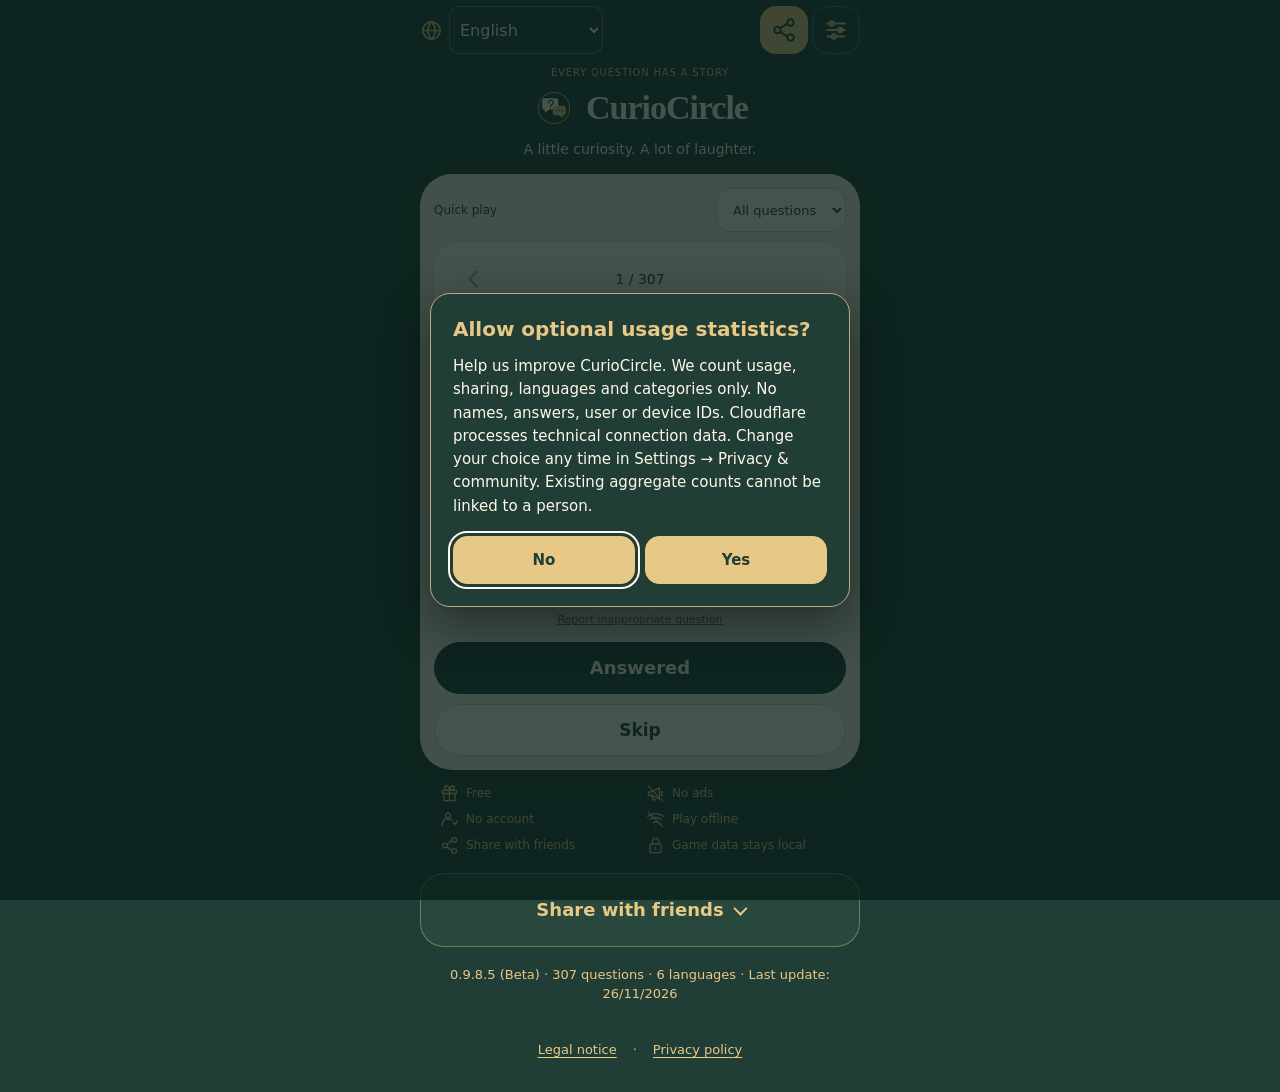
<file: index.html>
<!doctype html>
<html lang="en-GB"><head><meta charset="utf-8"><meta name="curiocircle-version" content="0.9.8.5 (Beta)"><!-- const APP_VERSION="0.9.8.5 (Beta)"; --><meta http-equiv="Content-Security-Policy" content="default-src 'self'; script-src 'self'; style-src 'self' 'unsafe-inline'; img-src 'self' data: blob:; connect-src 'self' https://curiocircle-api.marc-senges-vlc.workers.dev; object-src 'none'; base-uri 'self'; form-action 'self'; worker-src 'self'"><meta name="viewport" content="width=device-width,initial-scale=1,viewport-fit=cover"><meta name="theme-color" content="#203d36"><link rel="manifest" href="./manifest.webmanifest"><link rel="icon" href="./icon.svg"><title>CurioCircle</title><link rel="stylesheet" href="./app.css?v=0985"><link rel="stylesheet" href="./design.css?v=09841"><link rel="apple-touch-icon" href="./icon-192.png"></head>
<body><main><nav id="smartHeader" class="smart"><div class="languageControl"><svg aria-hidden="true" viewBox="0 0 24 24"><circle cx="12" cy="12" r="9"/><path d="M3 12h18M12 3c-5 5-5 13 0 18M12 3c5 5 5 13 0 18"/></svg><select id="lang" aria-label="Language"><option value="en" lang="en-GB">English</option><option value="de" lang="de-DE">Deutsch</option><option value="es" lang="es-ES">Español</option><option value="fr" lang="fr-FR">Français</option><option value="pt" lang="pt-BR">Português (BR)</option><option value="it" lang="it-IT">Italiano</option></select></div><div class="navIcons"><button id="shareJump" class="iconButton" type="button"><svg viewBox="0 0 24 24" aria-hidden="true"><circle cx="18" cy="5" r="3"/><circle cx="6" cy="12" r="3"/><circle cx="18" cy="19" r="3"/><path d="m9 10 6-4M9 14l6 4"/></svg></button><button id="settingsJump" class="iconButton" type="button"><svg viewBox="0 0 24 24" aria-hidden="true"><path d="M4 6h16M4 12h16M4 18h16"/><circle cx="8" cy="6" r="2"/><circle cx="16" cy="12" r="2"/><circle cx="10" cy="18" r="2"/></svg></button></div></nav><header><small id="brandStory">EVERY QUESTION HAS A STORY</small><div class="brand"><img src="./icon.svg" alt=""><h1>CurioCircle</h1></div><p id="brandTagline">A little curiosity. A lot of laughter.</p></header><details class="settings"><summary id="settingsTitle"></summary><p id="settingsIntro"></p><div id="extrasPanel"><span id="extrasTitle" hidden></span><details id="playGroup" class="settingsModule" name="cc-settings"><summary><span class="moduleIcon"><svg viewBox="0 0 24 24" aria-hidden="true"><rect x='3' y='6' width='18' height='12' rx='4'/><path d='M7 9v6M4 12h6M16 11h.01M19 13h.01'/></svg></span><span class="moduleCopy"><strong id="playModuleTitle"></strong><small id="playModuleDesc"></small></span><span class="moduleChevron" aria-hidden="true">⌄</span></summary><div class="moduleBody"><h3 class="srOnly" id="playHeading"></h3><label for="mode" id="modeLabel"></label><select id="mode"></select><div id="playerSetup" hidden><label for="players" id="playersLabel"></label><input id="players" maxlength="240"><button id="applyPlayers" type="button" class="secondary"></button></div><fieldset id="categoryFilter"><legend id="categoryLabel"></legend><label class="categoryChoice categoryMaster"><input type="checkbox" id="allCategories"><span id="allCategoriesLabel"></span></label><div id="categoryChoices"></div><button id="applyCategories" type="button" class="secondary"></button></fieldset><label><input type="checkbox" id="awake"> <span id="awakeLabel"></span></label><p id="instructions"></p><button id="restart" class="secondary" type="button"></button></div></details><details id="questionsGroup" class="settingsModule" name="cc-settings"><summary><span class="moduleIcon"><svg viewBox="0 0 24 24" aria-hidden="true"><path d='M20 8c0-5-6-6-8-2-2-4-8-3-8 2 0 4 8 10 8 10s8-6 8-10Z'/></svg></span><span class="moduleCopy"><strong id="questionsModuleTitle"></strong><small id="questionsModuleDesc"></small></span><span class="moduleChevron" aria-hidden="true">⌄</span></summary><div class="moduleBody"><h3 class="srOnly" id="questionHeading"></h3><details class="optionGroup" id="favPanel"><summary id="favTitle"></summary><div id="favList"></div><p id="favStatus" role="status"></p></details><details class="optionGroup"><summary id="customTitle"></summary><p id="customHint"></p><div id="customFields"></div><button id="addCustom" type="button"></button></details></div></details><details id="achievementGroup" class="settingsModule" name="cc-settings"><summary><span class="moduleIcon"><svg viewBox="0 0 24 24" aria-hidden="true"><path d='M8 3h8v7a4 4 0 0 1-8 0V3ZM8 5H4v2a4 4 0 0 0 4 4M16 5h4v2a4 4 0 0 1-4 4M12 14v5M8 21h8'/></svg></span><span class="moduleCopy"><strong id="achievementModuleTitle"></strong><small id="achievementModuleDesc"></small></span><span class="moduleChevron" aria-hidden="true">⌄</span></summary><div class="moduleBody"><section id="achievementPanel"><h3 id="achievementTitle"></h3><p id="achievementHint"></p><div id="achievementOverview"></div><div class="achievementOverall"><p id="achievementOverallLabel"></p><progress id="achievementOverallProgress"></progress></div><div id="achievementGroups"></div><label class="achievementChoice"><input type="checkbox" id="achievementEffects"><span id="achievementEffectsLabel"></span></label></section></div></details><details id="appGroup" class="settingsModule" name="cc-settings"><summary><span class="moduleIcon"><svg viewBox="0 0 24 24" aria-hidden="true"><circle cx='12' cy='12' r='3'/><path d='M12 2v4M12 18v4M2 12h4M18 12h4M5 5l3 3M16 16l3 3M5 19l3-3M16 8l3-3'/></svg></span><span class="moduleCopy"><strong id="appModuleTitle"></strong><small id="appModuleDesc"></small></span><span class="moduleChevron" aria-hidden="true">⌄</span></summary><div class="moduleBody"><h3 class="srOnly" id="dataHeading"></h3><label for="settingsLang" id="settingsLangLabel"></label><select id="settingsLang"><option value="en" lang="en-GB">English</option><option value="de" lang="de-DE">Deutsch</option><option value="es" lang="es-ES">Español</option><option value="fr" lang="fr-FR">Français</option><option value="pt" lang="pt-BR">Português (BR)</option><option value="it" lang="it-IT">Italiano</option></select><div class="appUpdateActions"><button id="update" class="secondary" type="button"></button><button id="appUpdate" class="secondary" hidden></button><div id="updateStatus" role="status"></div></div><details class="optionGroup"><summary id="dataTitle"></summary><div class="backupActions"><button id="exportData" type="button"></button><button id="importData" type="button"></button></div><input id="importFile" type="file" accept="application/json" hidden><button id="resetData" class="secondary" type="button"></button></details></div></details><details id="privacyGroup" class="settingsModule" name="cc-settings"><summary><span class="moduleIcon"><svg viewBox="0 0 24 24" aria-hidden="true"><path d='m12 3 8 3v6c0 4-4 7-8 9-4-2-8-5-8-9V6l8-3Z'/><path d='m8 12 3 3 5-6'/></svg></span><span class="moduleCopy"><strong id="privacyModuleTitle"></strong><small id="privacyModuleDesc"></small></span><span class="moduleChevron" aria-hidden="true">⌄</span></summary><div class="moduleBody"><details id="privacyPanel" class="optionGroup"><summary id="privacyTitle"></summary><p id="privacyText"></p><p id="communityPrivacy"></p></details><section id="usagePanel" aria-labelledby="usageTitle"><h3 id="usageTitle"></h3><p id="usageHint"></p><label class="usageChoice"><input type="checkbox" id="usageConsent"><span id="usageConsentLabel"></span></label></section><div id="communitySettings" hidden></div><details class="optionGroup" id="betaFeedbackPanel"><summary id="feedbackTitle"></summary><label class="srOnly" for="feedbackText" id="feedbackLabel"></label><textarea id="feedbackText" rows="3" maxlength="1000" aria-describedby="feedbackHint"></textarea><p id="feedbackHint" class="cc-community-note"></p><button id="feedbackCopy" type="button"></button><p id="feedbackStatus" role="status"></p></details><button id="reportFromSettings" class="secondary" type="button"></button><p id="contactHint"></p></div></details></div><p id="extraStatus" role="status"></p></details><div class="gameSurface"><div class="top modeRow"><span id="currentMode"></span><select id="filter"></select></div><div id="activeFilters" hidden><span id="activeFilterText"></span><button id="clearFilters" class="secondary" type="button"></button></div><div id="turn" aria-live="polite"></div><section class="card"><div class="top"><button id="back" class="iconButton" type="button"><svg viewBox="0 0 24 24" aria-hidden="true"><path d="m14 5-7 7 7 7"/></svg></button><span id="progress"></span><span class="cardTopBalance" aria-hidden="true"></span></div><div id="categoryTag"></div><div class="question" id="question" aria-live="polite"></div><div id="count"></div></section><div class="cardTools"><button id="heart" aria-label="Favourite" aria-pressed="false">♡</button><div id="communityRating" hidden></div></div><div class="reportRow"><button id="reportQuestion" type="button"></button><p id="reportStatus" role="status"></p></div><div class="actions"><button id="answer"></button><button class="secondary" id="skip"></button><button id="roundRestart" type="button" hidden></button><button id="emptyReset" class="secondary" type="button" hidden></button></div></div><div id="benefits" role="list"><div class="benefit" role="listitem"><svg aria-hidden="true" focusable="false" viewBox="0 0 24 24"><rect x="3" y="8" width="18" height="4" rx="1"/><path d="M5 12v9h14v-9M12 8v13M12 8C8 8 6 7 6 5a2.5 2.5 0 0 1 5 0l1 3ZM12 8c4 0 6-1 6-3a2.5 2.5 0 0 0-5 0l-1 3Z"/></svg><span id="benefit0"></span></div><div class="benefit" role="listitem"><svg aria-hidden="true" focusable="false" viewBox="0 0 24 24"><path d="M3 10v4h4l10 5V5L7 10H3ZM7 14l2 6h3M20 9v6M3 3l18 18"/></svg><span id="benefit1"></span></div><div class="benefit" role="listitem"><svg aria-hidden="true" focusable="false" viewBox="0 0 24 24"><circle cx="10" cy="7" r="3"/><path d="M3 20v-2a7 7 0 0 1 12-5M17 16l2 2 3-4"/></svg><span id="benefit2"></span></div><div class="benefit" role="listitem"><svg aria-hidden="true" focusable="false" viewBox="0 0 24 24"><path d="M2 8a16 16 0 0 1 20 0M5 12a11 11 0 0 1 14 0M9 16a5 5 0 0 1 6 0M12 20h.01M3 3l18 18"/></svg><span id="benefit3"></span></div><div class="benefit" role="listitem"><svg aria-hidden="true" focusable="false" viewBox="0 0 24 24"><circle cx="18" cy="5" r="3"/><circle cx="6" cy="12" r="3"/><circle cx="18" cy="19" r="3"/><path d="m9 10 6-4M9 14l6 4"/></svg><span id="benefit4"></span></div><div class="benefit" role="listitem"><svg aria-hidden="true" focusable="false" viewBox="0 0 24 24"><rect x="5" y="10" width="14" height="11" rx="2"/><path d="M8 10V7a4 4 0 0 1 8 0v3M12 14v3"/></svg><span id="benefit5"></span></div></div><details id="sharePanel" class="sharePanel"><summary id="shareTitle"></summary><h2 id="shareHeadline"></h2><p id="shareIntro"></p><div class="qrCard"><img id="qrImage" src="./qr.svg" alt="QR code"><strong id="qrHeadline"></strong><a href="./qr.svg" download="CurioCircle-QR.svg" id="saveQR"></a></div><div class="actions shareActions"><button id="nativeShare"></button><button id="whatsapp"></button><button id="copyLink"></button><button id="shareQuestion" class="secondary"></button><button id="install" class="secondary"></button></div><div class="shareMilestone"><strong id="shareGoalTitle"></strong><p id="shareGoalText"></p><progress id="shareGoalProgress" max="10"></progress></div><p id="shareBenefits"></p><p id="installHelp"></p><p id="shareStatus" role="status"></p></details><footer class="note"><span id="catalogueInfo"></span><span id="offlineStatus" role="status"></span><span id="legalLinks" class="legalLinks"><a id="legalImprint" href="./legal.html#en-imprint">Legal notice</a><span aria-hidden="true">·</span><a id="legalPrivacy" href="./legal.html#en-privacy">Privacy policy</a></span></footer></main><div id="achievementNotice" role="status" aria-live="polite" hidden></div>
<dialog id="appDialog" aria-labelledby="dialogTitle" aria-describedby="dialogMessage"><h2 id="dialogTitle">CurioCircle</h2><p id="dialogMessage"></p><textarea id="dialogCopy" readonly rows="3" hidden></textarea><div class="dialogActions"><button id="dialogCancel" type="button" class="secondary"></button><button id="dialogOK" type="button"></button></div></dialog><script src="./design.js?v=0984"></script><script src="./achievements.js"></script><script src="./usage.js?v=0984"></script><script src="./diversity.js"></script><script src="./mix.js"></script><script src="./localisation.js"></script><script src="./storage.js?v=0985"></script><script src="./backend/community-client.js?v=0985"></script>
<script src="./app.js?v=0985"></script></body></html>
</file>
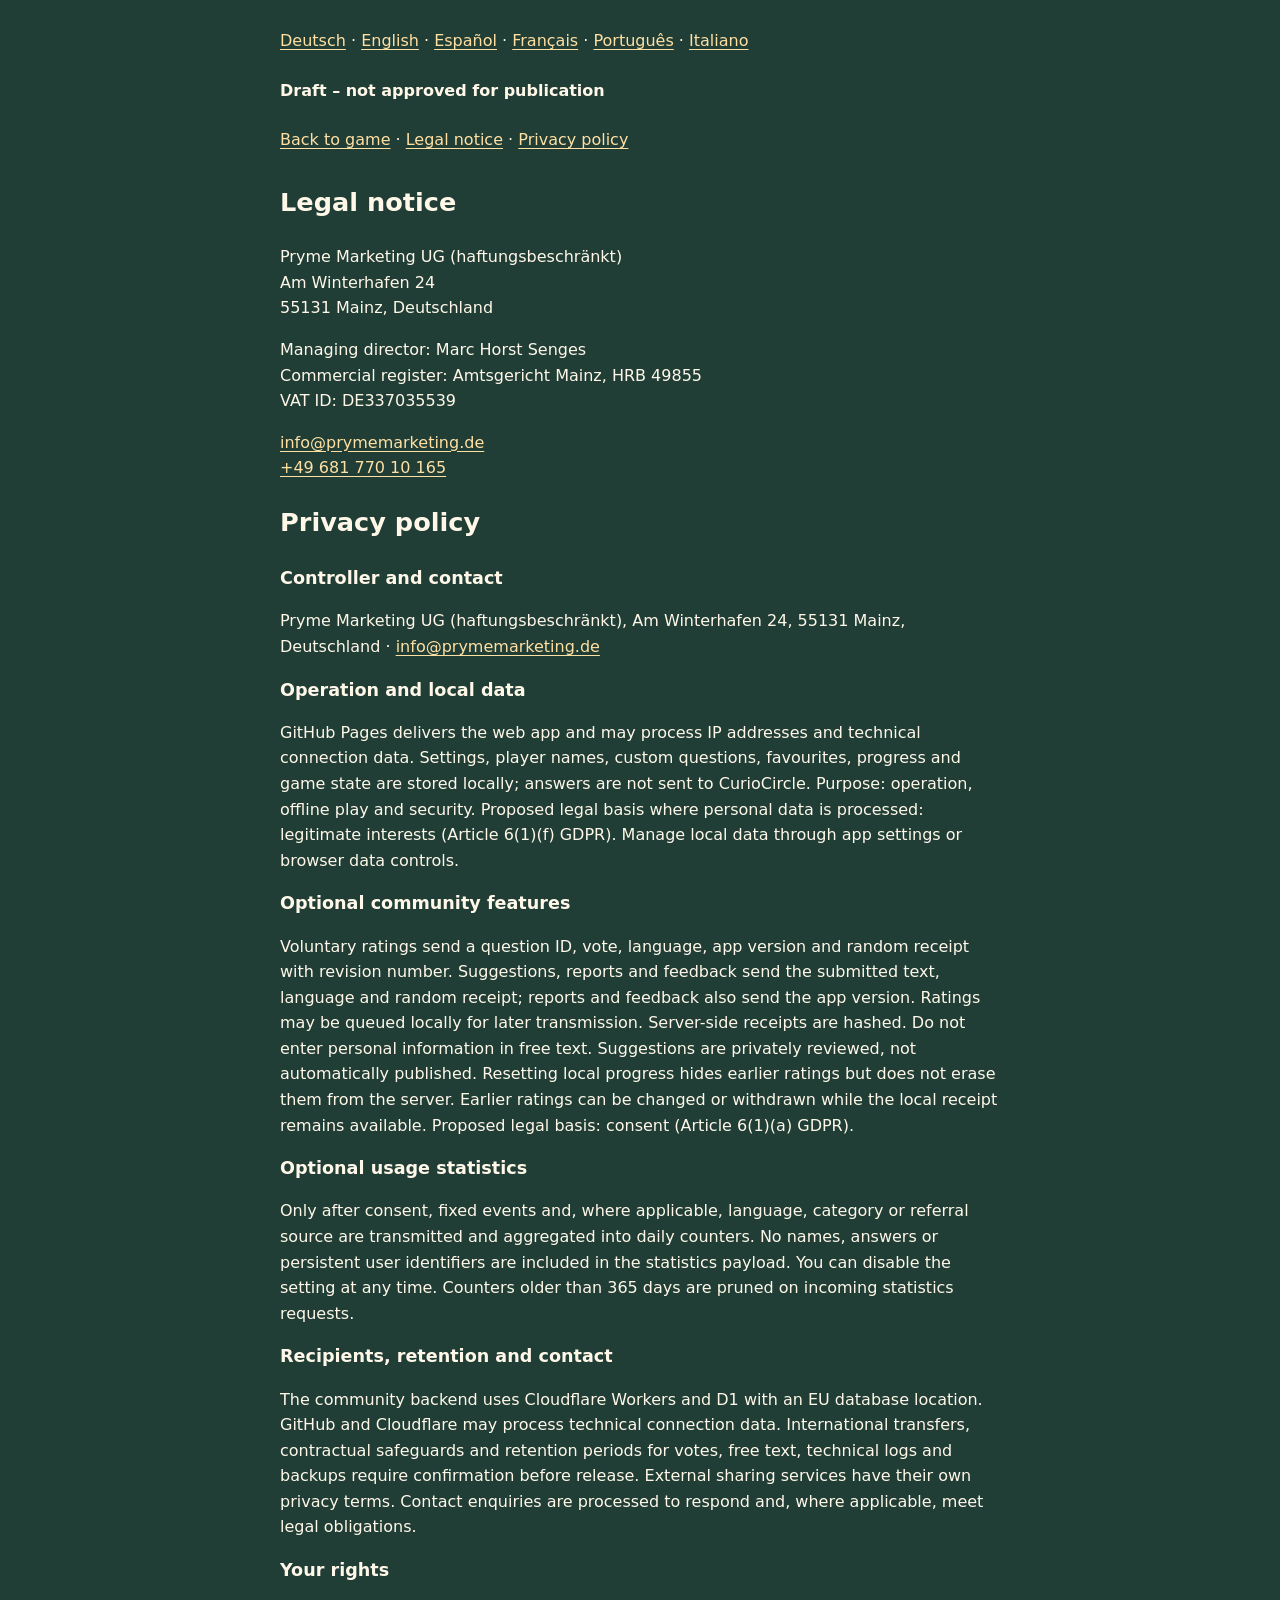
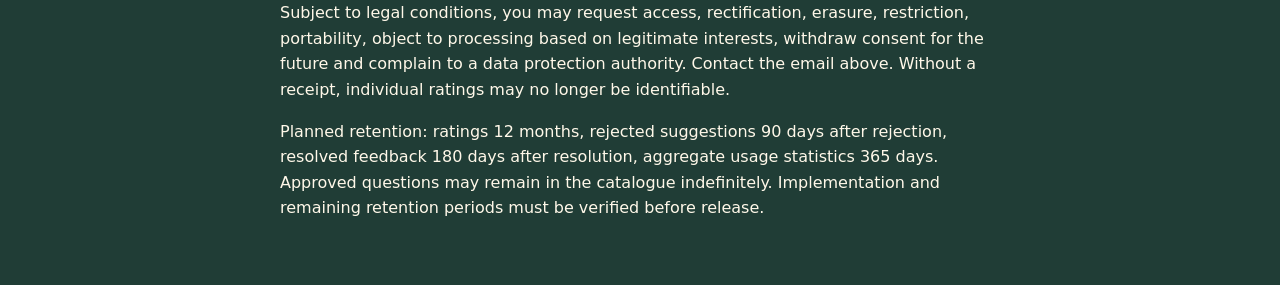
<file: legal.html>
<!doctype html><html lang="en-GB"><meta charset="utf-8"><meta name="viewport" content="width=device-width,initial-scale=1"><meta name="robots" content="noindex"><title>CurioCircle · Legal notice / Privacy policy (draft)</title><style>body{background:#203d36;color:#fff8e9;font:16px/1.6 system-ui,sans-serif;margin:0}main{max-width:720px;margin:auto;padding:20px 20px 48px}a{color:#ffe0a3;text-decoration:underline;text-underline-offset:3px}a:focus-visible{outline:2px solid currentColor;outline-offset:4px}nav a{display:inline-block;padding:8px 0}h1{font-size:1.6rem}h2{font-size:1.1rem}.draft{font-weight:700}article{overflow-wrap:anywhere}article[hidden]{display:none}</style><main><nav aria-label="Language"><a href="#de-imprint" lang="de">Deutsch</a> · <a href="#en-imprint" lang="en">English</a> · <a href="#es-imprint" lang="es">Español</a> · <a href="#fr-imprint" lang="fr">Français</a> · <a href="#pt-imprint" lang="pt">Português</a> · <a href="#it-imprint" lang="it">Italiano</a></nav><article lang="de" data-lang="de"><p class="draft">Entwurf – noch nicht zur Veröffentlichung freigegeben</p><nav><a href="./">Zurück zum Spiel</a> · <a href="#de-imprint">Impressum</a> · <a href="#de-privacy">Datenschutz</a></nav><h1 id="de-imprint">Impressum</h1><p>Pryme Marketing UG (haftungsbeschränkt)<br>Am Winterhafen 24<br>55131 Mainz, Deutschland</p><p>Geschäftsführer: Marc Horst Senges<br>Handelsregister: Amtsgericht Mainz, HRB 49855<br>USt-IdNr.: DE337035539</p><p><a href="mailto:info@prymemarketing.de">info@prymemarketing.de</a><br><a href="tel:+4968177010165">+49 681 770 10 165</a></p><h1 id="de-privacy">Datenschutz</h1><h2>Verantwortlicher und Kontakt</h2><p>Pryme Marketing UG (haftungsbeschränkt), Am Winterhafen 24, 55131 Mainz, Deutschland · <a href="mailto:info@prymemarketing.de">info@prymemarketing.de</a></p><h2>Betrieb und lokale Daten</h2><p>GitHub Pages liefert die Web-App aus. Dabei können IP-Adressen und technische Verbindungsdaten verarbeitet werden. Einstellungen, Spielernamen, eigene Fragen, Favoriten, Fortschritt und Spielstände werden lokal gespeichert; Antworten werden nicht an CurioCircle gesendet. Zweck: Spielbetrieb, Offline-Nutzung und Sicherheit. Vorgesehene Rechtsgrundlage: Art. 6 Abs. 1 lit. f DSGVO, soweit personenbezogene Daten verarbeitet werden. Lokale Daten lassen sich über die App-Einstellungen oder die Browserdaten verwalten.</p><h2>Freiwillige Community-Funktionen</h2><p>Bei freiwilligen Bewertungen werden Fragen-ID, Bewertung, Sprache, App-Version und ein zufälliger Beleg mit Revisionsnummer übermittelt. Vorschläge, Meldungen und Feedback enthalten den übermittelten Text, Sprache und einen zufälligen Beleg, bei Meldungen und Feedback auch die App-Version. Bewertungen können lokal für spätere Übermittlung zwischengespeichert werden. Zentral gespeicherte Belege werden gehasht. Bitte keine personenbezogenen Daten in Freitext eingeben. Vorschläge werden intern geprüft und nicht automatisch veröffentlicht. Eine lokale Zurücksetzung verbirgt frühere Bewertungen, löscht sie aber nicht zentral. Die App erlaubt das Ändern oder Zurücknehmen früherer Bewertungen, solange der lokale Beleg vorhanden ist. Vorgesehene Rechtsgrundlage: Einwilligung (Art. 6 Abs. 1 lit. a DSGVO).</p><h2>Freiwillige Nutzungsstatistik</h2><p>Nur nach Einwilligung werden feste Ereignisse und gegebenenfalls Sprache, Kategorie oder Aufrufquelle übertragen und als Tageszähler zusammengefasst. Keine Namen, Antworten oder dauerhaften Nutzerkennungen im Statistik-Payload. Die Einstellung kann jederzeit deaktiviert werden. Ältere Tageszähler werden bei eingehenden Statistik-Anfragen nach 365 Tagen bereinigt.</p><h2>Empfänger, Speicherung und Kontakt</h2><p>Das Community-Backend verwendet Cloudflare Workers und D1 mit EU-Datenbankstandort. GitHub und Cloudflare können technische Verbindungsdaten verarbeiten. Drittlandverarbeitung, Vertragsgrundlagen und Aufbewahrungsfristen für Bewertungen, Freitext, technische Protokolle und Sicherungen sind vor Freigabe zu bestätigen. Beim freiwilligen Teilen über externe Dienste gelten auch deren Datenschutzbestimmungen. Kontaktanfragen werden zur Bearbeitung und gegebenenfalls zur Erfüllung rechtlicher Pflichten verarbeitet.</p><h2>Deine Rechte</h2><p>Je nach gesetzlichen Voraussetzungen: Auskunft, Berichtigung, Löschung, Einschränkung, Datenübertragbarkeit, Widerspruch gegen Verarbeitung auf Grundlage berechtigter Interessen, Widerruf einer Einwilligung für die Zukunft und Beschwerde bei einer Datenschutzaufsichtsbehörde. Anfragen an die oben genannte E-Mail-Adresse. Ohne Beleg können einzelne Bewertungen unter Umständen nicht mehr zugeordnet werden.</p><p>Vorgesehene Speicherfristen: Bewertungen 12 Monate, abgelehnte Vorschläge 90 Tage ab Ablehnung, erledigtes Feedback 180 Tage ab Erledigung, aggregierte Nutzungsstatistiken 365 Tage. Freigegebene Fragen können dauerhaft in den Fragenkatalog übernommen werden. Die technische Umsetzung und verbleibende Fristen müssen vor Freigabe geprüft werden.</p></article>
<article lang="en-GB" data-lang="en"><p class="draft">Draft – not approved for publication</p><nav><a href="./">Back to game</a> · <a href="#en-imprint">Legal notice</a> · <a href="#en-privacy">Privacy policy</a></nav><h1 id="en-imprint">Legal notice</h1><p>Pryme Marketing UG (haftungsbeschränkt)<br>Am Winterhafen 24<br>55131 Mainz, Deutschland</p><p>Managing director: Marc Horst Senges<br>Commercial register: Amtsgericht Mainz, HRB 49855<br>VAT ID: DE337035539</p><p><a href="mailto:info@prymemarketing.de">info@prymemarketing.de</a><br><a href="tel:+4968177010165">+49 681 770 10 165</a></p><h1 id="en-privacy">Privacy policy</h1><h2>Controller and contact</h2><p>Pryme Marketing UG (haftungsbeschränkt), Am Winterhafen 24, 55131 Mainz, Deutschland · <a href="mailto:info@prymemarketing.de">info@prymemarketing.de</a></p><h2>Operation and local data</h2><p>GitHub Pages delivers the web app and may process IP addresses and technical connection data. Settings, player names, custom questions, favourites, progress and game state are stored locally; answers are not sent to CurioCircle. Purpose: operation, offline play and security. Proposed legal basis where personal data is processed: legitimate interests (Article 6(1)(f) GDPR). Manage local data through app settings or browser data controls.</p><h2>Optional community features</h2><p>Voluntary ratings send a question ID, vote, language, app version and random receipt with revision number. Suggestions, reports and feedback send the submitted text, language and random receipt; reports and feedback also send the app version. Ratings may be queued locally for later transmission. Server-side receipts are hashed. Do not enter personal information in free text. Suggestions are privately reviewed, not automatically published. Resetting local progress hides earlier ratings but does not erase them from the server. Earlier ratings can be changed or withdrawn while the local receipt remains available. Proposed legal basis: consent (Article 6(1)(a) GDPR).</p><h2>Optional usage statistics</h2><p>Only after consent, fixed events and, where applicable, language, category or referral source are transmitted and aggregated into daily counters. No names, answers or persistent user identifiers are included in the statistics payload. You can disable the setting at any time. Counters older than 365 days are pruned on incoming statistics requests.</p><h2>Recipients, retention and contact</h2><p>The community backend uses Cloudflare Workers and D1 with an EU database location. GitHub and Cloudflare may process technical connection data. International transfers, contractual safeguards and retention periods for votes, free text, technical logs and backups require confirmation before release. External sharing services have their own privacy terms. Contact enquiries are processed to respond and, where applicable, meet legal obligations.</p><h2>Your rights</h2><p>Subject to legal conditions, you may request access, rectification, erasure, restriction, portability, object to processing based on legitimate interests, withdraw consent for the future and complain to a data protection authority. Contact the email above. Without a receipt, individual ratings may no longer be identifiable.</p><p>Planned retention: ratings 12 months, rejected suggestions 90 days after rejection, resolved feedback 180 days after resolution, aggregate usage statistics 365 days. Approved questions may remain in the catalogue indefinitely. Implementation and remaining retention periods must be verified before release.</p></article>
<article lang="es" data-lang="es"><p class="draft">Borrador pendiente de aprobación</p><nav><a href="./">Volver al juego</a> · <a href="#es-imprint">Aviso legal</a> · <a href="#es-privacy">Privacidad</a></nav><h1 id="es-imprint">Aviso legal</h1><p>Pryme Marketing UG (haftungsbeschränkt)<br>Am Winterhafen 24<br>55131 Mainz, Deutschland</p><p>Administrador: Marc Horst Senges<br>Registro mercantil: Amtsgericht Mainz, HRB 49855<br>NIF-IVA: DE337035539</p><p><a href="mailto:info@prymemarketing.de">info@prymemarketing.de</a><br><a href="tel:+4968177010165">+49 681 770 10 165</a></p><h1 id="es-privacy">Privacidad</h1><h2>Responsable y contacto</h2><p>Pryme Marketing UG (haftungsbeschränkt), Am Winterhafen 24, 55131 Mainz, Deutschland · <a href="mailto:info@prymemarketing.de">info@prymemarketing.de</a></p><h2>Funcionamiento y datos locales</h2><p>GitHub Pages sirve la aplicación web y puede tratar direcciones IP y datos técnicos de conexión. Los ajustes, nombres de jugadores, preguntas propias, favoritos, progreso y partidas se guardan localmente; las respuestas no se envían a CurioCircle. Finalidad: funcionamiento, uso sin conexión y seguridad. Base jurídica propuesta: interés legítimo (art. 6.1.f RGPD), cuando se traten datos personales. Puedes gestionar los datos locales desde los ajustes o el navegador.</p><h2>Funciones comunitarias voluntarias</h2><p>Las valoraciones voluntarias envían el identificador de pregunta, voto, idioma, versión y un código aleatorio con número de revisión. Las sugerencias, avisos y comentarios incluyen el texto enviado, idioma y código aleatorio; los avisos y comentarios incluyen también la versión. Las valoraciones pueden quedar en cola localmente. Los códigos se almacenan en el servidor como hashes. No introduzcas datos personales en texto libre. Las sugerencias se revisan de forma privada y no se publican automáticamente. Restablecer el progreso oculta las valoraciones previas, pero no las elimina del servidor. Puedes modificarlas o retirarlas mientras conserves el código local. Base jurídica propuesta: consentimiento (art. 6.1.a RGPD).</p><h2>Estadísticas de uso voluntarias</h2><p>Solo con tu consentimiento se envían eventos predefinidos y, cuando procede, idioma, categoría u origen de acceso, agregados en contadores diarios. No se incluyen nombres, respuestas ni identificadores persistentes de usuario. Puedes desactivar la opción en cualquier momento. Los contadores de más de 365 días se depuran al recibir solicitudes de estadísticas.</p><h2>Destinatarios, conservación y contacto</h2><p>El servicio comunitario utiliza Cloudflare Workers y D1 con base de datos en la UE. GitHub y Cloudflare pueden tratar datos técnicos de conexión. Las transferencias internacionales, garantías contractuales y plazos de conservación de votos, textos, registros técnicos y copias deben confirmarse antes de publicar. Los servicios externos de compartición tienen sus propias políticas. Las consultas de contacto se tratan para responder y, cuando proceda, cumplir obligaciones legales.</p><h2>Tus derechos</h2><p>Según los requisitos legales: acceso, rectificación, supresión, limitación, portabilidad, oposición al tratamiento basado en interés legítimo, retirada del consentimiento para el futuro y reclamación ante una autoridad de protección de datos. Escribe al correo indicado. Sin el código, puede no ser posible identificar una valoración individual.</p><p>Plazos previstos: valoraciones 12 meses, propuestas rechazadas 90 días desde su rechazo, comentarios resueltos 180 días desde su resolución y estadísticas agregadas 365 días. Las preguntas aprobadas podrán permanecer en el catálogo. La implementación y los demás plazos deben verificarse antes de la publicación.</p></article>
<article lang="fr" data-lang="fr"><p class="draft">Projet – publication non approuvée</p><nav><a href="./">Retour au jeu</a> · <a href="#fr-imprint">Mentions légales</a> · <a href="#fr-privacy">Confidentialité</a></nav><h1 id="fr-imprint">Mentions légales</h1><p>Pryme Marketing UG (haftungsbeschränkt)<br>Am Winterhafen 24<br>55131 Mainz, Deutschland</p><p>Gérant: Marc Horst Senges<br>Registre du commerce: Amtsgericht Mainz, HRB 49855<br>N° de TVA: DE337035539</p><p><a href="mailto:info@prymemarketing.de">info@prymemarketing.de</a><br><a href="tel:+4968177010165">+49 681 770 10 165</a></p><h1 id="fr-privacy">Confidentialité</h1><h2>Responsable et contact</h2><p>Pryme Marketing UG (haftungsbeschränkt), Am Winterhafen 24, 55131 Mainz, Deutschland · <a href="mailto:info@prymemarketing.de">info@prymemarketing.de</a></p><h2>Fonctionnement et données locales</h2><p>GitHub Pages héberge l’application web et peut traiter les adresses IP et les données techniques de connexion. Les paramètres, noms des joueurs, questions personnelles, favoris, progression et parties sont stockés localement ; les réponses ne sont pas envoyées à CurioCircle. Finalités : fonctionnement, mode hors ligne et sécurité. Base juridique proposée : intérêt légitime (art. 6(1)(f) RGPD), si des données personnelles sont traitées. Gérez les données locales dans les paramètres ou le navigateur.</p><h2>Fonctions communautaires facultatives</h2><p>Les évaluations volontaires transmettent l’identifiant de la question, le vote, la langue, la version et un reçu aléatoire avec numéro de révision. Les suggestions, signalements et commentaires transmettent le texte, la langue et un reçu aléatoire ; les signalements et commentaires incluent aussi la version. Les votes peuvent être mis en attente localement. Les reçus sont hachés côté serveur. N’indiquez pas de données personnelles en texte libre. Les suggestions sont examinées en privé, sans publication automatique. Réinitialiser la progression masque les anciennes évaluations sans les effacer du serveur. Elles peuvent être modifiées ou retirées tant que le reçu local est disponible. Base juridique proposée : consentement (art. 6(1)(a) RGPD).</p><h2>Statistiques d’utilisation facultatives</h2><p>Uniquement avec consentement, des événements prédéfinis et, le cas échéant, la langue, la catégorie ou la source d’accès sont transmis et agrégés en compteurs quotidiens. Aucun nom, réponse ou identifiant utilisateur persistant dans ces données. Désactivation possible à tout moment. Les compteurs de plus de 365 jours sont purgés lors de nouvelles requêtes statistiques.</p><h2>Destinataires, conservation et contact</h2><p>Le service communautaire utilise Cloudflare Workers et D1 avec une base située dans l’UE. GitHub et Cloudflare peuvent traiter les données techniques de connexion. Les transferts internationaux, garanties contractuelles et durées de conservation des votes, textes, journaux et sauvegardes doivent être confirmés avant publication. Les services de partage externes ont leurs propres règles de confidentialité. Les demandes de contact sont traitées pour y répondre et satisfaire aux obligations légales applicables.</p><h2>Vos droits</h2><p>Selon les conditions légales : accès, rectification, effacement, limitation, portabilité, opposition aux traitements fondés sur l’intérêt légitime, retrait du consentement pour l’avenir et réclamation auprès d’une autorité de contrôle. Contactez l’adresse ci-dessus. Sans reçu, une évaluation individuelle peut ne plus être identifiable.</p><p>Durées prévues : évaluations 12 mois, suggestions refusées 90 jours après le refus, retours traités 180 jours après leur traitement, statistiques agrégées 365 jours. Les questions approuvées peuvent rester dans le catalogue. La mise en œuvre et les autres durées doivent être vérifiées avant publication.</p></article>
<article lang="pt-BR" data-lang="pt"><p class="draft">Rascunho – publicação não aprovada</p><nav><a href="./">Voltar ao jogo</a> · <a href="#pt-imprint">Aviso legal</a> · <a href="#pt-privacy">Privacidade</a></nav><h1 id="pt-imprint">Aviso legal</h1><p>Pryme Marketing UG (haftungsbeschränkt)<br>Am Winterhafen 24<br>55131 Mainz, Deutschland</p><p>Administrador: Marc Horst Senges<br>Registro comercial: Amtsgericht Mainz, HRB 49855<br>Número de IVA: DE337035539</p><p><a href="mailto:info@prymemarketing.de">info@prymemarketing.de</a><br><a href="tel:+4968177010165">+49 681 770 10 165</a></p><h1 id="pt-privacy">Privacidade</h1><h2>Controlador e contato</h2><p>Pryme Marketing UG (haftungsbeschränkt), Am Winterhafen 24, 55131 Mainz, Deutschland · <a href="mailto:info@prymemarketing.de">info@prymemarketing.de</a></p><h2>Funcionamento e dados locais</h2><p>O GitHub Pages disponibiliza o aplicativo web e pode tratar endereços IP e dados técnicos de conexão. Configurações, nomes dos jogadores, perguntas próprias, favoritos, progresso e partidas são armazenados localmente; respostas não são enviadas ao CurioCircle. Finalidade: funcionamento, uso offline e segurança. Base jurídica proposta: interesse legítimo (art. 6(1)(f) do RGPD), quando houver dados pessoais. Gerencie os dados locais nas configurações ou no navegador.</p><h2>Recursos comunitários opcionais</h2><p>Avaliações voluntárias enviam o ID da pergunta, voto, idioma, versão e um comprovante aleatório com número de revisão. Sugestões, denúncias e comentários enviam o texto, idioma e comprovante aleatório; denúncias e comentários também enviam a versão. Avaliações podem ficar em fila local. Comprovantes são armazenados como hashes no servidor. Não inclua dados pessoais em texto livre. Sugestões são analisadas em particular e não publicadas automaticamente. Redefinir o progresso oculta avaliações anteriores, mas não as exclui do servidor. É possível alterá-las ou retirá-las enquanto o comprovante local estiver disponível. Base jurídica proposta: consentimento (art. 6(1)(a) do RGPD).</p><h2>Estatísticas opcionais de uso</h2><p>Somente com consentimento são enviados eventos predefinidos e, quando aplicável, idioma, categoria ou origem do acesso, agregados em contadores diários. Não são enviados nomes, respostas ou identificadores persistentes de usuário nessas estatísticas. A opção pode ser desativada a qualquer momento. Contadores com mais de 365 dias são excluídos quando chegam novas solicitações de estatísticas.</p><h2>Destinatários, retenção e contato</h2><p>O serviço comunitário usa Cloudflare Workers e D1 com banco de dados na UE. GitHub e Cloudflare podem tratar dados técnicos de conexão. Transferências internacionais, garantias contratuais e prazos de retenção de votos, textos, registros e backups devem ser confirmados antes da publicação. Serviços externos de compartilhamento têm suas próprias políticas. Solicitações de contato são tratadas para responder e cumprir obrigações legais aplicáveis.</p><h2>Seus direitos</h2><p>Conforme os requisitos legais: acesso, correção, exclusão, limitação, portabilidade, oposição ao tratamento baseado em interesse legítimo, retirada do consentimento para o futuro e reclamação a uma autoridade de proteção de dados. Use o e-mail acima. Sem o comprovante, uma avaliação individual pode não ser identificável.</p><p>Prazos previstos: avaliações 12 meses, sugestões rejeitadas 90 dias após a rejeição, feedback resolvido 180 dias após a resolução e estatísticas agregadas 365 dias. As perguntas aprovadas poderão permanecer no catálogo. A implementação e os demais prazos devem ser verificados antes da publicação.</p></article>
<article lang="it" data-lang="it"><p class="draft">Bozza – pubblicazione non approvata</p><nav><a href="./">Torna al gioco</a> · <a href="#it-imprint">Informazioni legali</a> · <a href="#it-privacy">Privacy</a></nav><h1 id="it-imprint">Informazioni legali</h1><p>Pryme Marketing UG (haftungsbeschränkt)<br>Am Winterhafen 24<br>55131 Mainz, Deutschland</p><p>Amministratore: Marc Horst Senges<br>Registro delle imprese: Amtsgericht Mainz, HRB 49855<br>Partita IVA: DE337035539</p><p><a href="mailto:info@prymemarketing.de">info@prymemarketing.de</a><br><a href="tel:+4968177010165">+49 681 770 10 165</a></p><h1 id="it-privacy">Privacy</h1><h2>Titolare e contatti</h2><p>Pryme Marketing UG (haftungsbeschränkt), Am Winterhafen 24, 55131 Mainz, Deutschland · <a href="mailto:info@prymemarketing.de">info@prymemarketing.de</a></p><h2>Funzionamento e dati locali</h2><p>GitHub Pages distribuisce l’app web e può trattare indirizzi IP e dati tecnici di connessione. Impostazioni, nomi dei giocatori, domande personalizzate, preferiti, progressi e partite sono salvati localmente; le risposte non vengono inviate a CurioCircle. Finalità: funzionamento, uso offline e sicurezza. Base giuridica proposta: legittimo interesse (art. 6(1)(f) GDPR), in caso di trattamento di dati personali. Gestisci i dati locali nelle impostazioni o nel browser.</p><h2>Funzioni community facoltative</h2><p>Le valutazioni volontarie inviano ID della domanda, voto, lingua, versione e una ricevuta casuale con numero di revisione. Suggerimenti, segnalazioni e commenti inviano testo, lingua e ricevuta casuale; segnalazioni e commenti includono anche la versione. I voti possono essere accodati localmente. Le ricevute sono memorizzate sul server come hash. Non inserire dati personali nel testo libero. I suggerimenti sono esaminati privatamente e non pubblicati automaticamente. Il ripristino dei progressi nasconde le valutazioni precedenti senza cancellarle dal server. Puoi modificarle o ritirarle finché disponi della ricevuta locale. Base giuridica proposta: consenso (art. 6(1)(a) GDPR).</p><h2>Statistiche di utilizzo facoltative</h2><p>Solo con il consenso vengono inviati eventi predefiniti e, ove applicabile, lingua, categoria o provenienza, aggregati in contatori giornalieri. Le statistiche non contengono nomi, risposte o identificatori utente persistenti. Puoi disattivare l’opzione in qualsiasi momento. I contatori più vecchi di 365 giorni vengono eliminati quando arrivano nuove richieste statistiche.</p><h2>Destinatari, conservazione e contatti</h2><p>Il servizio community utilizza Cloudflare Workers e D1 con database nell’UE. GitHub e Cloudflare possono trattare dati tecnici di connessione. Trasferimenti internazionali, garanzie contrattuali e tempi di conservazione di voti, testi, log e backup devono essere confermati prima della pubblicazione. I servizi esterni di condivisione hanno proprie informative. Le richieste di contatto sono trattate per rispondere e adempiere agli obblighi legali applicabili.</p><h2>I tuoi diritti</h2><p>Alle condizioni previste dalla legge: accesso, rettifica, cancellazione, limitazione, portabilità, opposizione al trattamento fondato sul legittimo interesse, revoca del consenso per il futuro e reclamo a un’autorità di controllo. Scrivi all’indirizzo sopra indicato. Senza ricevuta, una valutazione individuale potrebbe non essere identificabile.</p><p>Periodi previsti: valutazioni 12 mesi, suggerimenti respinti 90 giorni dal rifiuto, feedback risolti 180 giorni dalla risoluzione e statistiche aggregate 365 giorni. Le domande approvate possono rimanere nel catalogo. L'attuazione e gli altri periodi devono essere verificati prima della pubblicazione.</p></article></main><script>function show(){const match=/^#(de|en|es|fr|pt|it)-(imprint|privacy)$/.exec(location.hash),lang=match?match[1]:'en';for(const node of document.querySelectorAll('[data-lang]'))node.hidden=node.dataset.lang!==lang;document.documentElement.lang=lang==='pt'?'pt-BR':lang==='en'?'en-GB':lang;if(match)document.getElementById(match[1]+'-'+match[2])?.scrollIntoView()}addEventListener('hashchange',show);show();</script></html>
</file>
<file: app.css>
*{box-sizing:border-box}body{margin:0;background:#203d36;color:#fff8e9;font:17px system-ui,sans-serif;min-height:100dvh}main{max-width:480px;margin:auto;padding:24px 20px}header{text-align:center}h1{font-size:36px;margin:12px 0}p{line-height:1.5}small{color:#e8c886}button,select{font:inherit;padding:14px;border-radius:14px;border:1px solid #b9aa87;background:#fff8e9;color:#203d36;cursor:pointer}button:focus-visible,select:focus-visible{outline:3px solid #e8c886;outline-offset:3px}.card{background:#fff8e9;color:#203d36;border-radius:24px;padding:24px;min-height:260px;display:flex;flex-direction:column;justify-content:space-between;margin:24px 0;box-shadow:0 8px 24px #0003}.top{display:flex;justify-content:space-between;align-items:center;gap:12px}.question{font-size:27px;font-weight:650;text-align:center;line-height:1.35}.actions{display:grid;gap:12px}.secondary{background:transparent;color:#fff8e9}.note{text-align:center;font-size:13px;color:#e8c886}#heart{padding:8px 14px;font-size:24px}footer{text-align:center;margin-top:24px} .languages{display:flex;gap:4px}.languages button{background:transparent;color:#fff8e9;border:0;padding:10px 6px;font-size:13px}.languages button[aria-pressed=true]{color:#e8c886;text-decoration:underline;font-weight:bold}button:disabled{opacity:.45;cursor:default}#filter{font-size:14px} footer.note{display:flex;flex-direction:column;align-items:center;gap:12px;margin-top:24px;padding-bottom:env(safe-area-inset-bottom,0px);line-height:1.5}footer.note br{display:none}#updateStatus:empty{display:none}#update{font-size:14px;padding:12px 18px}#heart[aria-pressed=true]{color:#b52d42}#count{font-size:14px;color:#476057}header h1{margin:8px 0}header p{margin:8px 0 16px}main{padding-top:20px} .card{margin:20px 0}  .settings{margin:12px 0;display:grid;gap:8px}.settings summary{cursor:pointer;color:#e8c886;font-size:14px;padding:8px 0}.settings label{font-size:14px}.settings select,.settings input{width:100%;font:inherit;padding:10px;border-radius:10px;border:1px solid #b9aa87}.settings[open]>*{margin-bottom:8px}#turn{text-align:center;color:#e8c886;font-size:15px;margin:8px 0}#turn:empty{display:none}#filter{max-width:65%} header .brand{display:flex;align-items:center;justify-content:center;gap:10px}header .brand img{width:48px;height:48px}header h1{font-size:30px}header p{font-size:14px;margin:4px 0 12px}header small{font-size:10px}.sharePanel{margin-top:24px;border-top:1px solid #ffffff30;padding-top:16px;text-align:center}.sharePanel summary{cursor:pointer;color:#e8c886;padding:10px}.sharePanel img{display:block;width:164px;margin:16px auto;border-radius:8px}.sharePanel a{color:#e8c886}.sharePanel .actions{margin:16px 0}.sharePanel p{font-size:14px}.nav{display:flex;justify-content:space-between;align-items:center;margin-top:8px}.nav button{font-size:14px;padding:10px 14px}#playerSetup button{margin-top:8px} @media(max-width:380px){main{padding:16px 14px}.card{padding:20px;min-height:240px}.question{font-size:24px}.nav{gap:8px}.nav button{font-size:12px}}button[hidden]{display:none} .settings input{color:#203d36;background:#fff8e9} .sharePanel{scroll-margin-top:16px}main{padding-top:0}.smart{position:sticky;top:0;z-index:5;background:#203d36;display:flex;justify-content:space-between;align-items:center;gap:4px;padding:6px 0;transition:transform .18s ease;}.smart.away:not(:focus-within){transform:translateY(-120%);pointer-events:none}.navIcons{display:flex;gap:4px}.languages{gap:2px}.languages button{font-size:16px;min-width:48px;min-height:48px;padding:8px 4px}.iconButton{display:inline-flex;align-items:center;justify-content:center;width:48px;height:48px;flex:none;padding:10px;border:0;background:transparent;color:#e8c886}.iconButton svg{width:26px;height:26px;fill:none;stroke:currentColor;stroke-width:1.8;stroke-linecap:round;stroke-linejoin:round}.card .iconButton{color:#203d36}.card .top{gap:4px}#heart{min-width:48px;min-height:48px;padding:6px;border:0;background:transparent}#progress{font-size:14px}#count{text-align:center;font-size:13px}.modeRow{gap:8px;font-size:14px}.modeRow select{min-height:48px;padding:8px 12px}.settings:not([open]){display:none}.settings[open]{display:block;scroll-margin-top:68px}.card{margin:12px 0;min-height:245px;padding:16px 20px;gap:12px}.question{overflow-wrap:anywhere}.actions{gap:10px}.actions button{min-height:48px}.sharePanel{margin-top:16px;padding-top:6px;scroll-margin-top:68px}footer.note{margin-top:14px;gap:12px}#update{min-height:44px}header p{margin-bottom:10px}header .brand img{width:40px;height:40px}@media(max-width:360px){.languages button{min-width:44px}.navIcons{gap:0}.card{padding:12px 16px}.question{font-size:23px}}@media(prefers-reduced-motion:reduce){.smart{transition:none}}#categoryTag{align-self:center;border-radius:999px;padding:5px 12px;font-size:12px;font-weight:600;background:#e7ddf5;color:#64428a}#categoryTag[data-cat="0"]{background:#f5dfa3;color:#72520c}#categoryTag[data-cat="1"]{background:#d9e7fa;color:#254b83}#categoryTag[data-cat="3"]{background:#d7ead9;color:#315c39}#categoryTag[data-cat="4"]{background:#f8dcc8;color:#934c24}#categoryTag[data-cat="5"]{background:#f1d9e4;color:#873d60}#categoryTag[data-cat="6"]{background:#dfdcf8;color:#51428a}#categoryTag[data-cat="7"]{background:#cde9e8;color:#245d59}#categoryTag[hidden]{display:none}.settings input[type=checkbox]{width:20px;height:20px;vertical-align:middle}.settings p{font-size:14px}.card{gap:8px}#extrasPanel{padding:8px 0}#extrasPanel h3{font-size:15px;margin:16px 0 8px}#extrasPanel button{margin:4px 0;min-height:44px}#extrasPanel textarea{width:100%;font:inherit;border-radius:10px;padding:10px}#customFields label{display:block;margin:6px 0}#favList{max-height:240px;overflow:auto}#favList p{border-bottom:1px solid #ffffff30;padding:8px 0;margin:0}@media(prefers-reduced-motion:no-preference){.question{animation:appear .18s ease}@keyframes appear{from{opacity:.7}to{opacity:1}}}.languageControl{display:flex;align-items:center;gap:6px;min-width:0;flex:1;max-width:230px}.languageControl svg{width:23px;height:23px;flex:none;fill:none;stroke:#e8c886;stroke-width:1.7}.languageControl select{min-height:48px;min-width:0;max-width:100%;font-size:16px;padding:8px 6px;background:#203d36;color:#fff8e9;border:1px solid #e8c88666;border-radius:10px}.languageControl select option{background:#203d36;color:#fff8e9}@media(max-width:340px){.languageControl{gap:3px}.languageControl select{font-size:14px}.navIcons{gap:0}}
/* Settings: reserve room for visible keyboard focus, even with wrapped labels. */
.settings[open]{display:block;line-height:1.45}
.settings[open]>summary{margin:0 0 14px;padding:8px 0}
.settings[open]>label:not(:has(input[type="checkbox"])),#playerSetup>label,#customFields>label{display:block;margin:14px 0 8px;line-height:1.45;overflow-wrap:anywhere}
.settings[open]>select,#playerSetup>input,#customFields input{display:block;width:100%;min-height:48px;margin:0 0 16px;box-sizing:border-box}
.settings[open]>label:has(input[type="checkbox"]){display:flex;align-items:flex-start;gap:8px;margin:14px 0;min-height:44px;line-height:1.45}
.settings input[type="checkbox"]{flex:none;margin:3px 0 0}
.settings input:focus-visible,.settings textarea:focus-visible{outline:3px solid #e8c886;outline-offset:3px}
.settings #playerSetup[hidden]{display:none}
.settings #playerSetup:not([hidden]){margin:0 0 16px}
.settings #playerSetup button{margin:0 0 8px}
.settings #customFields>label{margin:12px 0 16px}
.settings #customFields input{margin:8px 0 0}
.settings #extrasPanel h3{margin:20px 0 10px;line-height:1.45}
.settings #extrasPanel button{margin:6px 10px 6px 0}
.settings #feedbackText{display:block;margin:8px 0 12px}
.settings #restart{margin-top:12px;min-height:48px;max-width:100%;white-space:normal}

[hidden]{display:none!important}
#activeFilters{display:flex;align-items:center;gap:8px;justify-content:space-between;margin:7px 0 2px;flex-wrap:wrap}
#activeFilterText{font-size:13px;color:#e8c886;overflow-wrap:anywhere;flex:1;min-width:0}
#clearFilters{font-size:13px;min-height:44px;padding:8px 10px}
#benefits{display:grid;grid-template-columns:repeat(2,minmax(0,1fr));gap:7px 12px;margin:16px auto 6px;max-width:400px;font-size:12px;color:#e8c886;line-height:1.35}
.benefit{display:flex;align-items:center;gap:7px;min-width:0}
.benefit svg{width:19px;height:19px;flex:none;fill:none;stroke:currentColor;stroke-width:1.65;stroke-linecap:round;stroke-linejoin:round}
.benefit span{min-width:0;overflow-wrap:anywhere}
@media(max-width:340px){.benefit{gap:4px}.benefit svg{width:17px;height:17px}}
.settingsHeading{font-size:13px;color:#e8c886;margin:16px 0 8px;border-bottom:1px solid #ffffff30;padding-bottom:7px}
#privacyPanel{margin:14px 0 4px}
#privacyPanel p{color:#fff8e9;line-height:1.55}
#shareStatus:not(:empty){min-height:24px;color:#e8c886}
#currentMode{min-width:0;overflow-wrap:anywhere}
#filter{min-width:0}
#extrasPanel button{max-width:100%;white-space:normal}
#favList p{overflow-wrap:anywhere}
#categoryTag{text-align:center;max-width:100%;overflow-wrap:anywhere}
.question{hyphens:auto}
@media(max-width:360px){#benefits{font-size:11px;gap:3px 8px}#filter{max-width:60%}}

#communityRating{padding-top:4px;text-align:center;color:#536b60;font-size:11px}
#communityRating p{margin:0 0 3px}
#communityRating [role=status]:empty{display:none}
.cc-rating-label{font-size:11px;line-height:1.3}
.cc-rating-actions{display:flex;justify-content:center;gap:6px}
.cc-rating-actions .cc-thumb{display:inline-flex;align-items:center;justify-content:center;width:44px;height:44px;min-width:44px;padding:0;border:0;border-radius:10px;background:transparent;color:#657c70}
.cc-thumb svg{width:21px;height:21px;fill:none;stroke:currentColor;stroke-width:1.7;stroke-linecap:round;stroke-linejoin:round}
.cc-rating-actions .cc-thumb[aria-pressed=true]{color:#203d36;background:#dce7df}
.cc-rating-actions .cc-thumb[aria-pressed=true] svg{fill:#c4d7ca;stroke-width:2}
.cc-rating-actions button:focus-visible{outline-color:#203d36}
#communityRating .cc-remove-rating{padding:4px 8px;min-height:32px;border:0;background:transparent;text-decoration:underline;color:#536b60;font-size:11px}
#communitySettings{border-top:1px solid #ffffff30;padding:12px 0;margin:10px 0}
#communitySettings summary{font-weight:600;min-height:44px;color:#e8c886;cursor:pointer}
#communitySettings textarea{display:block;width:100%;margin:8px 0;color:#203d36;background:#fff8e9;min-height:90px}
#communitySettings .cc-community-note{font-size:12px;color:#c4c8c6;line-height:1.45;margin:5px 0 10px}
#communitySettings button{font-size:14px;min-height:44px}
/* Mobile UX review: grouped settings, consistent touch targets, clear spacing. */
html{scroll-padding-top:72px}
main{padding-bottom:max(20px,env(safe-area-inset-bottom))}
button,select,input,textarea{max-width:100%;touch-action:manipulation}
button{white-space:normal;overflow-wrap:anywhere}
textarea,input:not([type=checkbox]){font:inherit;font-size:16px;line-height:1.5}
textarea{resize:vertical}
textarea:focus-visible,input:focus-visible,summary:focus-visible{outline:3px solid #e8c886;outline-offset:3px}
details summary{overflow-wrap:anywhere}
#extrasPanel .optionGroup{border-bottom:1px solid #ffffff22;padding:4px 0;margin:4px 0 8px}
#extrasPanel .optionGroup>summary,#communitySettings summary{display:list-item;min-height:44px;padding:12px 0;color:#e8c886;cursor:pointer;line-height:1.4}
#extrasPanel .optionGroup[open]{padding-bottom:12px}
#extrasPanel .optionGroup p{margin:8px 0;line-height:1.5}
#extrasPanel .backupActions{display:grid;grid-template-columns:1fr 1fr;gap:10px;margin:10px 0}
#extrasPanel .backupActions button{margin:0;width:100%;min-width:0}
#extrasPanel .optionGroup>button{display:block;margin:12px 0 0;width:100%;min-height:44px}
#favList{max-height:none;overflow:visible}
#favList .favRow{display:grid;grid-template-columns:minmax(0,1fr) 44px;align-items:center;gap:12px;border-bottom:1px solid #ffffff20;padding:8px 0;font-size:14px;line-height:1.45;overflow-wrap:anywhere}
#favList .favRemove{padding:0;margin:0;display:grid;place-items:center;width:44px;height:44px;border:0;background:transparent;color:#ed9da6;font-size:24px}
#favStatus:empty,#extraStatus:empty,#feedbackStatus:empty,#communitySettings [role=status]:empty{display:none}
#favStatus,#feedbackStatus,#communitySettings [role=status]{font-size:13px;line-height:1.4;margin:10px 0 0}
#communitySettings{padding:6px 0;margin:14px 0 8px}
#communitySettings textarea,#feedbackText{box-sizing:border-box;width:100%;border:1px solid #b9aa87;border-radius:12px;padding:12px;font:inherit;font-size:16px;line-height:1.5;background:#fff8e9;color:#203d36;min-height:90px}
#communitySettings label{display:block;font-size:14px;margin:6px 0 8px}
#communitySettings .cc-submit{display:block;width:100%;margin:12px 0 0;min-height:48px}
.cc-community-note,#communitySettings .cc-community-note{font-size:12px;line-height:1.45;color:#c4c8c6;margin:6px 0 10px}
.cc-pending-actions{display:grid;gap:8px;margin-top:12px}
.cc-pending-actions button{background:transparent;color:#fff8e9;min-height:44px}
.cc-rating-actions{gap:12px}
.cc-rating-label{max-width:260px;margin-inline:auto!important}
#privacyPanel p{font-size:13px;line-height:1.55}
.srOnly{position:absolute;width:1px;height:1px;padding:0;margin:-1px;overflow:hidden;clip:rect(0,0,0,0);white-space:nowrap;border:0}
@media(max-width:340px){#extrasPanel .backupActions{grid-template-columns:1fr}.modeRow{gap:6px}.modeRow select{max-width:60%}}
#categoryFilter{border:1px solid #ffffff30;border-radius:12px;margin:12px 0 16px;padding:8px 12px 12px;min-width:0}#categoryFilter legend{font-size:14px;color:#e8c886;padding:0 6px}#categoryFilter .categoryChoice{display:flex;align-items:center;gap:12px;min-height:44px;padding:7px 0;cursor:pointer;overflow-wrap:anywhere}#categoryFilter .categoryChoice input{margin:0;accent-color:#e8c886;width:22px;height:22px}#categoryFilter .categoryMaster{font-weight:600;border-bottom:1px solid #ffffff30}#applyCategories{width:100%;min-height:44px;margin:8px 0 0;padding:10px;font-size:14px}#categoryFilter .categoryChoice span{flex:1;min-width:0}
#appDialog{box-sizing:border-box;width:calc(100% - 32px);max-width:420px;max-height:calc(100dvh - 32px);overflow:auto;border:1px solid #b9aa87;border-radius:20px;padding:22px;background:#203d36;color:#fff8e9;box-shadow:0 16px 50px #0007}#appDialog::backdrop{background:#071d18bf}#appDialog h2{margin:0 0 12px;font-size:20px;color:#e8c886;line-height:1.35;overflow-wrap:anywhere}#dialogMessage{font-size:15px;line-height:1.55;margin:0 0 18px;overflow-wrap:anywhere}#dialogCopy{width:100%;padding:10px;border:1px solid #b9aa87;border-radius:10px;background:#fff8e9;color:#203d36;min-height:90px;margin-bottom:14px;resize:vertical}#appDialog .dialogActions{display:flex;flex-wrap:wrap;gap:10px;justify-content:flex-end}#appDialog button{flex:1;min-height:48px;padding:10px;font-size:15px}#appDialog button:focus-visible{outline-offset:2px}
#usagePanel{padding:12px 0 4px;border-top:1px solid #ffffff30;margin:12px 0}#extrasPanel #usagePanel h3{font-size:15px;margin:4px 0 8px;color:#e8c886}#usageHint{font-size:13px;line-height:1.5}#usagePanel .usageChoice{display:flex;align-items:center;gap:10px;min-height:48px;cursor:pointer}#usageConsent{accent-color:#e8c886;flex:none;width:22px;height:22px}
#achievementHint{font-size:13px;color:#e8c886;line-height:1.45}#achievementOverview{display:grid;grid-template-columns:repeat(2,minmax(0,1fr));gap:8px;margin:10px 0}.achievementMetric{border:1px solid #ffffff26;border-radius:12px;padding:12px 9px;display:grid;gap:4px;overflow-wrap:anywhere}.achievementMetric strong{font-size:20px;color:#e8c886}.achievementMetric span{font-size:12px;line-height:1.35}.achievementGroup{border-bottom:1px solid #ffffff26;padding:5px 0}.achievementGroup summary{min-height:44px;line-height:1.4;overflow-wrap:anywhere}.achievementGroup p{font-size:12px;line-height:1.45;margin:7px 0}.achievementGroup progress{width:100%;height:10px;accent-color:#e8c886}.achievementMedals{display:flex;flex-wrap:wrap;gap:6px;margin:10px 0}.achievementMedals span{padding:6px 9px;border-radius:12px;font-size:12px;border:1px solid #e8c88655}.achievementMedals .earned{background:#e8c886;color:#203d36}.achievementMedals .locked{color:#e7dfcc}.achievementChoice{display:flex;align-items:center;gap:10px;min-height:44px;margin-top:10px}#achievementEffects{accent-color:#e8c886;flex:none}#achievementNotice{position:fixed;bottom:max(16px,env(safe-area-inset-bottom));left:50%;transform:translateX(-50%);width:calc(100% - 32px);max-width:400px;z-index:9;background:#e8c886;color:#203d36;border-radius:14px;padding:13px 16px;box-shadow:0 6px 30px #0006;font-size:14px;text-align:center;pointer-events:none;overflow-wrap:anywhere}@media(prefers-reduced-motion:no-preference){#achievementNotice:not([hidden]){animation:achievementAppear .3s ease-out}@keyframes achievementAppear{from{opacity:0;transform:translate(-50%,8px)}to{opacity:1;transform:translate(-50%,0)}}}
#appDialog.equalChoices .dialogActions button{flex:1 1 0;min-width:0;background:#e8c886;color:#203d36;border:1px solid #e8c886;font-weight:600}#appDialog.equalChoices .dialogActions button:focus-visible{outline:2px solid #fff8e9;outline-offset:3px}
.legalLinks{display:flex;align-items:center;justify-content:center;gap:12px;flex-wrap:wrap}.legalLinks a{color:inherit;text-decoration:underline;text-underline-offset:3px;display:inline-flex;align-items:center;min-height:44px;padding:0 4px}.legalLinks a:focus-visible{outline:2px solid currentColor;outline-offset:2px}
</file>
<file: design.css>
/* 0.9.8.4: approved minimal cream game surface, forest green and muted gold.
   Independent presentation layer; existing game and storage logic remain unchanged. */
:root{--forest:#203d36;--cream:#fff8e9;--paper:#f1eadb;--gold:#e8c886;--ink:#203d36;--line:#d8cbb0}
body{background:var(--forest)}
main{padding-top:env(safe-area-inset-top,0px)}
.smart{top:env(safe-area-inset-top,0px)}
header .brand img{width:44px;height:44px}
header h1{font:600 clamp(26px,7vw,34px)/1.15 Georgia,serif;letter-spacing:-.03em}
header small{font-size:10px;letter-spacing:.08em}
#shareJump{background:var(--gold);color:var(--forest);border-radius:16px}
#settingsJump{border:1px solid #e8c88655;border-radius:16px}
.gameSurface{background:var(--paper);color:var(--ink);padding:14px;border-radius:32px;box-shadow:0 8px 24px #0002;margin:14px 0 0}
.gameSurface .modeRow{font-size:12px}
.gameSurface #filter{background:var(--cream);border-color:var(--line);font-size:13px;min-height:44px}
.gameSurface #activeFilterText,.gameSurface #turn{color:var(--ink)}
.gameSurface #clearFilters{background:var(--cream);color:var(--ink)}
.gameSurface .card{background:var(--cream);border:1px solid #fff;border-radius:26px;box-shadow:0 4px 15px #203d3610;padding:12px 16px 18px;min-height:248px;margin:10px 0 8px;gap:10px}
.gameSurface .card .top{justify-content:space-between}
.cardTopBalance{width:48px;flex:none}
.gameSurface .question{font-family:Georgia,'Times New Roman',serif;font-size:clamp(24px,6.5vw,30px);font-weight:600;line-height:1.3;letter-spacing:-.015em;padding:8px 0}
.gameSurface #categoryTag{color:var(--cream);background:var(--forest);box-shadow:none;font-size:12px;padding:7px 14px}
.gameSurface #count{font-size:12px;color:#536b60}
.cardTools{display:grid;grid-template-columns:minmax(0,1fr) repeat(3,44px) minmax(0,1fr);column-gap:8px;row-gap:4px;align-items:start}
.cardTools #heart,.cardTools .cc-rating-actions .cc-thumb{display:grid;place-items:center;width:44px;height:44px;min-width:44px;min-height:44px;padding:0;line-height:1;background:var(--cream);color:var(--forest);border:1px solid var(--line);border-radius:14px}
.cardTools #heart{grid-column:2;grid-row:1;font-size:25px}
.cardTools #heart[aria-pressed=true]{color:#a53347}
.cardTools #communityRating:not([hidden]){display:contents}
.cardTools:has(#communityRating[hidden]) #heart{grid-column:3}
.cardTools .cc-rating-actions{grid-column:3/5;grid-row:1;display:flex;justify-content:center;gap:8px}
.cardTools .cc-rating-label{grid-column:1/-1;grid-row:2;font-size:11px;line-height:1.35;max-width:none;margin:0!important;text-align:center;color:#536b60}
.cardTools #communityRating [role=status]{grid-column:1/-1;grid-row:3;text-align:center;font-size:11px;color:#536b60;margin:0}
.cardTools .cc-rating-actions .cc-thumb[aria-pressed=true]{background:#dce7df}
.cardTools #communityRating .cc-remove-rating{min-height:44px}
.reportRow{display:flex;align-items:center;justify-content:center;flex-wrap:wrap;margin:0}
#reportQuestion{border:0;background:transparent;color:#536b60;font-size:11px;text-decoration:underline;padding:0 4px;min-height:44px;line-height:1.35}
#reportStatus{font-size:12px;margin:0;width:100%;text-align:center}
#reportStatus:empty{display:none}
.gameSurface .actions button{border-radius:999px;min-height:52px;font-weight:650}
.gameSurface #answer{background:var(--forest);color:var(--cream);border:1px solid var(--forest);font-size:18px}
.gameSurface .secondary{background:var(--cream);color:var(--forest);border:1px solid var(--line)}
.gameSurface button:focus-visible,.gameSurface select:focus-visible{outline-color:var(--forest)}
.settings[open]{border:1px solid #ffffff25;border-radius:24px;padding:14px;margin:14px 0}
.settings[open]>summary{font:600 24px/1.2 Georgia,serif;margin:0;padding:10px 0;min-height:44px}
#settingsIntro{margin:0 0 12px;color:var(--cream);font-size:13px}
#extrasPanel{display:grid;gap:10px;padding:0}
.settingsModule{border:1px solid #e8c88644;border-radius:18px;min-width:0;overflow:hidden}
.settingsModule>summary{display:flex!important;align-items:center;gap:12px;list-style:none;background:var(--cream);color:var(--forest);padding:12px!important;min-height:72px;cursor:pointer}
.settingsModule>summary::-webkit-details-marker{display:none}
.settingsModule>summary:focus-visible{outline:3px solid var(--gold);outline-offset:-4px}
.moduleIcon{display:grid;place-items:center;width:44px;height:44px;flex:none;border-radius:12px;background:#e8e5d7}
.moduleIcon svg{width:24px;height:24px;fill:none;stroke:var(--forest);stroke-width:1.8;stroke-linecap:round;stroke-linejoin:round}
.moduleCopy{display:grid;gap:4px;min-width:0;flex:1}
.moduleCopy strong{font-size:15px;line-height:1.25}
.moduleCopy small{font-size:12px;line-height:1.35;color:#52665c}
.moduleChevron{font-size:24px;line-height:1;flex:none}
.settingsModule[open]>summary .moduleChevron{transform:rotate(180deg)}
.moduleBody{padding:12px;min-width:0}
.moduleBody>label:not(.achievementChoice){display:block;min-height:44px;margin:4px 0 8px;line-height:1.5}
.moduleBody>select,.moduleBody>button{width:100%;min-height:48px}
.moduleBody .optionGroup>summary,#communitySettings>details>summary{border-radius:10px;background:#ffffff0b;padding:12px!important;list-style-position:inside;line-height:1.45}
.moduleBody #privacyPanel{margin:0 0 8px}
.moduleBody #usagePanel{margin:8px 0}
.moduleBody #communitySettings{border-top:0}
.moduleBody #contactHint{font-size:12px;line-height:1.5;color:#e0ded3}
.appUpdateActions{display:grid;gap:8px;margin:10px 0}
#achievementPanel h3{font-size:17px;margin:0 0 8px}
#achievementOverview{gap:10px}
.achievementMetric{background:var(--cream);color:var(--forest);text-align:center;justify-items:center;border:0;padding:12px 8px}
.achievementMetric strong{color:var(--forest);font-size:22px}
.achievementMetric .metricIcon{color:#8e6b32;font-size:23px}
.achievementOverall{margin:14px 0}
.achievementOverall p{margin:4px 0;color:var(--gold)}
progress{width:100%;height:10px;accent-color:var(--gold)}
.achievementGroup{border:1px solid #e8c88633;border-radius:12px;margin:8px 0;padding:4px 10px}
.achievementMedals span{font-size:13px;padding:8px 10px}
.sharePanel{background:#29483d;border:1px solid #e8c88666;border-radius:24px;padding:12px 16px;margin:18px 0}
.sharePanel>summary{display:flex;align-items:center;justify-content:center;gap:10px;list-style:none;text-align:center;font-size:18px;font-weight:650;line-height:1.35;min-height:48px;padding:10px 0;margin:0}
.sharePanel>summary::-webkit-details-marker{display:none}
.sharePanel>summary::after{content:"";width:8px;height:8px;border-right:2px solid currentColor;border-bottom:2px solid currentColor;transform:rotate(45deg) translateY(-2px);flex:none}
.sharePanel[open]>summary::after{transform:rotate(225deg) translateY(-2px)}
.sharePanel h2{font:600 26px/1.2 Georgia,serif;color:var(--gold);margin:12px 0}
.sharePanel #shareIntro{margin:8px 0 16px}
.qrCard{background:var(--cream);color:var(--forest);border-radius:18px;padding:16px;display:grid;justify-items:center;gap:8px}
.sharePanel .qrCard img{width:min(220px,100%);height:auto;margin:0;border-radius:4px}
.sharePanel .qrCard a{color:var(--forest);min-height:44px;display:grid;place-items:center;font-size:13px}
.shareActions{display:grid;grid-template-columns:repeat(2,minmax(0,1fr));gap:10px}
.shareActions button{font-size:14px;min-height:48px}
.shareActions #nativeShare{grid-column:1/-1;background:var(--gold);font-weight:650}
.shareActions #shareQuestion,.shareActions #install{grid-column:1/-1}
.shareMilestone{text-align:left;background:#203d36;padding:14px;border-radius:14px;color:var(--gold)}
.shareMilestone p{margin:6px 0;color:var(--cream)}
#shareBenefits,#installHelp{font-size:12px}
#benefits{margin-top:14px}
@media(max-width:360px){.gameSurface{padding:10px}.gameSurface .card{padding:10px 12px 15px;min-height:225px}.settings[open]{padding:10px}.moduleBody{padding:10px}.settingsModule>summary{gap:8px}.moduleIcon{width:38px;height:38px}.moduleCopy strong{font-size:14px}.moduleCopy small{font-size:11px}.sharePanel{padding:10px 12px}}
@media(prefers-reduced-motion:no-preference){header .brand{animation:brandAppear .2s ease-out}@keyframes brandAppear{from{opacity:.7}to{opacity:1}}}
</file>
